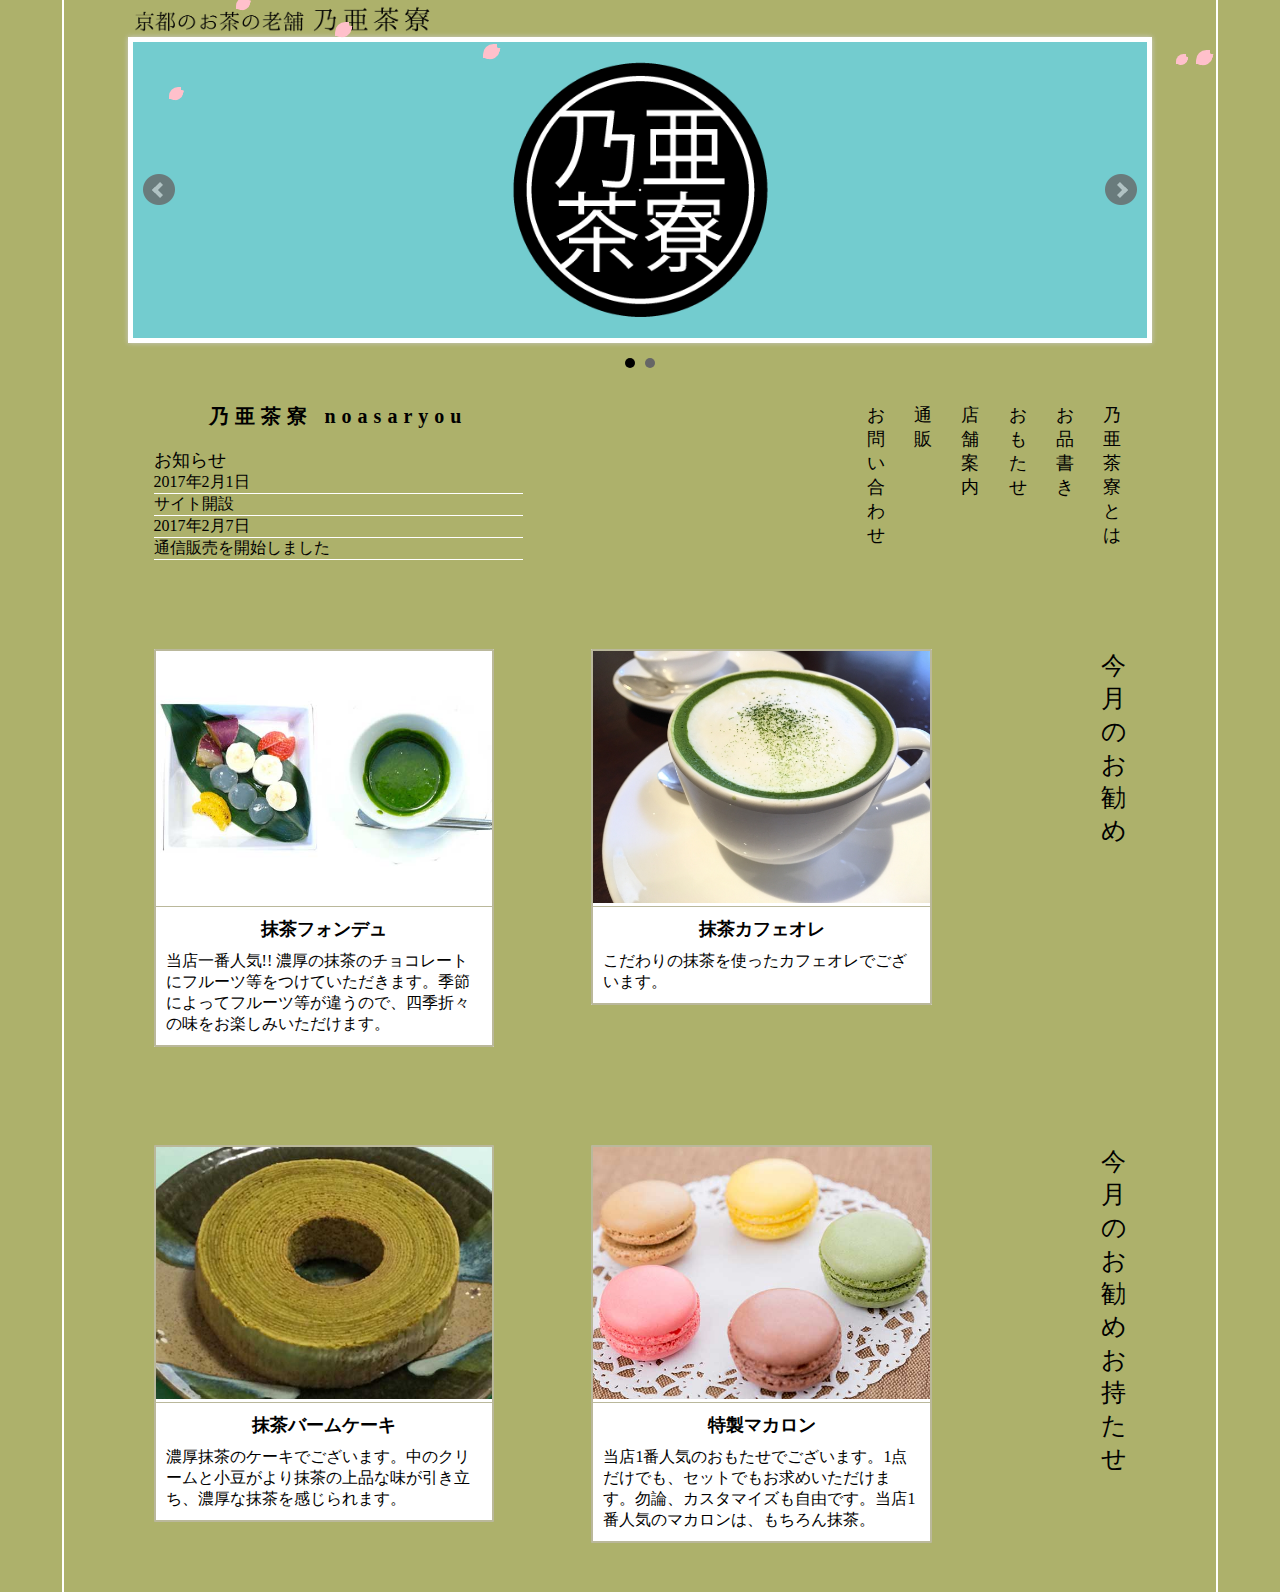
<file: index.html>
<!DOCTYPE html>
<html lang="ja">
<head>
<meta charset="UTF-8">
<meta name="viewport" content="width=device-width">
<title>乃亜茶寮</title>
<link rel="stylesheet" href="reset.css">
<link rel="stylesheet" href="noasaryou.css">
<script src="https://ajax.googleapis.com/ajax/libs/jquery/1.10.2/jquery.min.js"></script>
    <script src="jquery.bxslider.min.js"></script>
    <link href="jquery.bxslider.css" rel="stylesheet" />
    <script type="text/javascript">
            jQuery(document).ready(function($){
                $('.bxslider').bxSlider({
                    auto: true,
                });
          });
    </script>
 </head>
 <body>

<div class="container">

<!--<div >-->

<div class="box1">
    <header class="head">
      <h1 class="left-head"><img src="img/taitoru_4.png" alt="乃亜茶寮"></h1>
    </header><!-- head -->
</div><!-- box1 -->

<div class="box2">
<div class="main">
<ul class="bxslider">
    <li><img src="img/logo.gif" alt="抹茶ケーキ"></li>
    <!-- <li><img src="img/keki.jpg" alt="抹茶ケーキ" width="80%" height="30%" ></li> -->
    <li><img src="img/makaron.jpg" alt="マカロン"></li>
  </ul>

</div><!-- main -->
</div><!-- box2 -->
<div class=kiji-main>
<div class="boxA">

<div class="box3">
<nav class="menu">
   <ul>
    <li><a href="#">乃亜茶寮とは</a></li>
    <li><a href="#">お品書き </a></li>
    <li><a href="#">おもたせ</a></li>
    <li><a href="#">店舗案内 </a></li>
    <li><a href="http://localhost:8888/noasaryou/tuuhan.php">通販 </a></li>
    <li><a href="#">お問い合わせ</a></li>
   </ul>
</nav><!-- nav menu-->
</div><!-- box3 -->


<div class="box4">
<div class="new">
<h2>乃亜茶寮 noasaryou</h2>
<div class="osirase">
<div class="new-text">
  <h3>お知らせ</h3>
  <time>
  <ul>
    <li> 2017年2月1日</li>
     <li>サイト開設</li>
     <li>2017年2月7日</li>
     <li> 通信販売を開始しました</li>
  </ul>
</time>
</div><!-- new-text -->
</div><!-- osirase -->
</div><!-- new -->
</div><!-- box4 -->

</div><!-- boxA -->

<article>

<div class="boxB">
  <section ="osusume-kongetu">

  <div class ="box5">
  <h4>今月のお勧め</h4>
  </div><!-- box5-->

     <div class="box6">
     <div class="kiji">
     <figuer class="kongetu-left">
        <img src="img/osusume-left.jpg" alt="抹茶カフェオレ">
        </figuer>
        <figcaption>抹茶カフェオレ</figcaption>
        <p>こだわりの抹茶を使ったカフェオレでございます。</p>
     </div><!-- kiji-left -->
    </div><!-- box6 -->

     <div class="box7">
        <div class="kiji">
        <figuer class="kongetu-rigth">
         <img src="img/osusume-rigth.jpg" alt="抹茶フォンデュ">
        </figuer>
        <figcaption>抹茶フォンデュ</figcaption>
        <p>当店一番人気!! 濃厚の抹茶のチョコレートにフルーツ等をつけていただきます。季節によってフルーツ等が違うので、四季折々の味をお楽しみいただけます。</p>
     </div><!-- box7 -->
        </div><!-- kiji-rigth -->
     </section><!-- osusume-kongetu -->
  </div><!-- boxB -->

  <div class="boxC">
      <section ="kongetu-omotase">

        <div class ="box8">
        <h4>今月のお勧めお持たせ</h4>
      </div><!-- box8 -->

        <div class="box9">
        <div class="kiji">
        <figuer class="kongetu-left">
        <img src="img/omotase-left.jpg" alt="抹茶カフェオレ">
        </figuer>
        <figcaption>抹茶バームケーキ</figcaption>
        <p>濃厚抹茶のケーキでございます。中のクリームと小豆がより抹茶の上品な味が引き立ち、濃厚な抹茶を感じられます。</p>
        </div><!-- kiji-left -->
        </div><!-- box9 -->

        <div class="box10">
        <div class="kiji">
        <figuer class="kongetu-rigth">
          <img src="img/omotase-rigth.jpg" alt="抹茶カフェオレ">
        </figuer>
        <figcaption>特製マカロン</figcaption>
        <p>当店1番人気のおもたせでございます。1点だけでも、セットでもお求めいただけます。勿論、カスタマイズも自由です。当店1番人気のマカロンは、もちろん抹茶。</p>
        </div><!-- kiji-rigth -->
        </div><!-- box10 -->

      </section><!-- kongetu-omotase -->
    </div><!-- boxC -->
  </article>


</div>
</div><!-- container -->
<script src="sakura.8222.1.js"></script>
</body>
</html>
</file>
<file: noasaryou.css>
@charset "UTF-8";


body
   { font-family: "MS P ゴシック","Hiragino Kaku Gothic Pro";
    background-color: #ADB16B;
   }


/* サイト全体 */

.container
   {  width: 80%;
     color: #000000;
     margin: 0 auto;
     padding: 0 auto;
     background-color: #ADB16B;
     overflow:auto;
     border-left:2px solid #ffffff;
     padding-left: 5%;
     border-right:2px solid #ffffff;
     padding-right: 5%;
     }


/* サイト名 */
.head
{
   text-align: left;
   padding-bottom: 0px;
   margin-bottom: 0px;
   font-family: "ＭＳ Ｐ明朝","Hiragino Mincho Pro";
   display: block;
   font-size: 20px;

}

.left-head
  {
  width: 30%;

}
.main
{
	width: 99%;
	margin: auto;
  padding: auto;
 }

.main img/*画像*/

{
  margin: 0 auto;
  padding: 0 auto;


}



.main ul
{
  overflow: hidden;
  display: block;
}

img {
  width: 100%;
  height: auto;

}

figuer {
  border-bottom: 1px solid #BAB89B;
}



/* メニュー */
.menu
{
  margin-bottom: 40%;

}

.menu a

{  width: 1em;
   float: right;
   font-size: 18px;
   padding: 5%;
   font-family: "ＭＳ Ｐ明朝","Hiragino Mincho Pro";
   margin-right: 0%;
}

.menu ul
{  margin: auto;
  list-style: none;
  text-align: center;
  }


.menu li  {
  float: right;
  width: auto;
  padding-left: 5%;
  }

.menu a
{
	padding-top: 0px;
	padding-right: 5px;
	padding-bottom: 0px;
	padding-left: 0px;
  color: #000000;
  text-decoration: none;
}

.menu a:hover
{ color: #ffffff; }




/*お知らせ*/

.new{ margin-left: 0px;
      margin-bottom: 40px;
      margin-right: 24%;

}

.new h2 {
	font-size: 20px;
  font-family: "ＭＳ Ｐ明朝","Hiragino Mincho Pro";
  letter-spacing: 6px;
  margin-bottom: 5%;
  font-weight: bold;
  text-align: center;


}

.new h3 {
	font-size: 18px;
  font-family: "ＭＳ Ｐ明朝","Hiragino Mincho Pro";


}

.new-text {
  margin: auto;
  padding: auto;
}
.new ul
{  list-style: none;
  margin: auto;
  padding: auto;

}

.new li
{ display: block;
  text-decoration: none;
  font-size: 16px;
  text-align: left;
  border-bottom: solid 1px #ffffff;
}

/*メイン記事*/

h4
{  width: 1em;
   font-size: 25px;
   font-family: "ＭＳ Ｐ明朝","Hiragino Mincho Pro";
   padding: auto;
   margin: auto;
   float:right;

}

figcaption
{
	font-size: 18px;
	font-family: "ＭＳ Ｐ明朝","Hiragino Mincho Pro";
	font-weight: bold;
  padding-top: 10px;
  text-align: center;
}

p {
	font-size: 16px;
  padding: 10px;
}

.kiji {
	border: 2px solid #BAB89B;
  background-color: #FFF;
  -moz-border-radius: 1px;
  -webkit-border-radius: 1px;
  -o-border-radius: 1px;
  -ms-border-radius: 1px;
  margin-right: 0px;
  padding: 0 auto;
  margin: 0 auto; ;
}

/* ########### 1040px以上 ########### */
/*配置*/
/*@media (min-width: 1040px) {*/

  .head:after {content: "";
    display: block;
    clear: both;
    }

 .left-head {
   float: left;
}

  .osirase
  {  padding: 0 auto;
  margin: 0 auto; }

  .kiji-main
{
  width: 95%;
  padding: 0 auto;
  margin: 0 auto;
}
  .boxA:after {content: "";
    display: block;
    clear: both;
    margin-bottom: 5%;
    }

  .box3
   {float: right;
    width: 50%;
   }

  .box4
  {float: left;
    width: 50%;}



  .boxB:after
   {content: "";
	display: block;
	clear: both;
  margin-bottom: 10%;

  }


  .box5
   {float: right;
      width: 20%;

    }

  .box6 {float: right;
    width: 35%;
    margin-left: 5%;
	background-color: #FFFFFF;
  margin-right: 0%;

    }

  .box7 {float: left;
    width: 35%;
    margin-left: 0%;
	background-color: #FFFFFF;
  }



    .boxC:after {content: "";
	display: block;
	clear: both;
  margin-bottom: 5%;}

    .box8
       {float: right;
          width: 20%;}

    .box9 {float: left;
      width: 35%;
      margin-left: 0%}

    .box10 {float: right;
      width: 35%;
      margin-left: 5%}



    /*}*/
</file>
